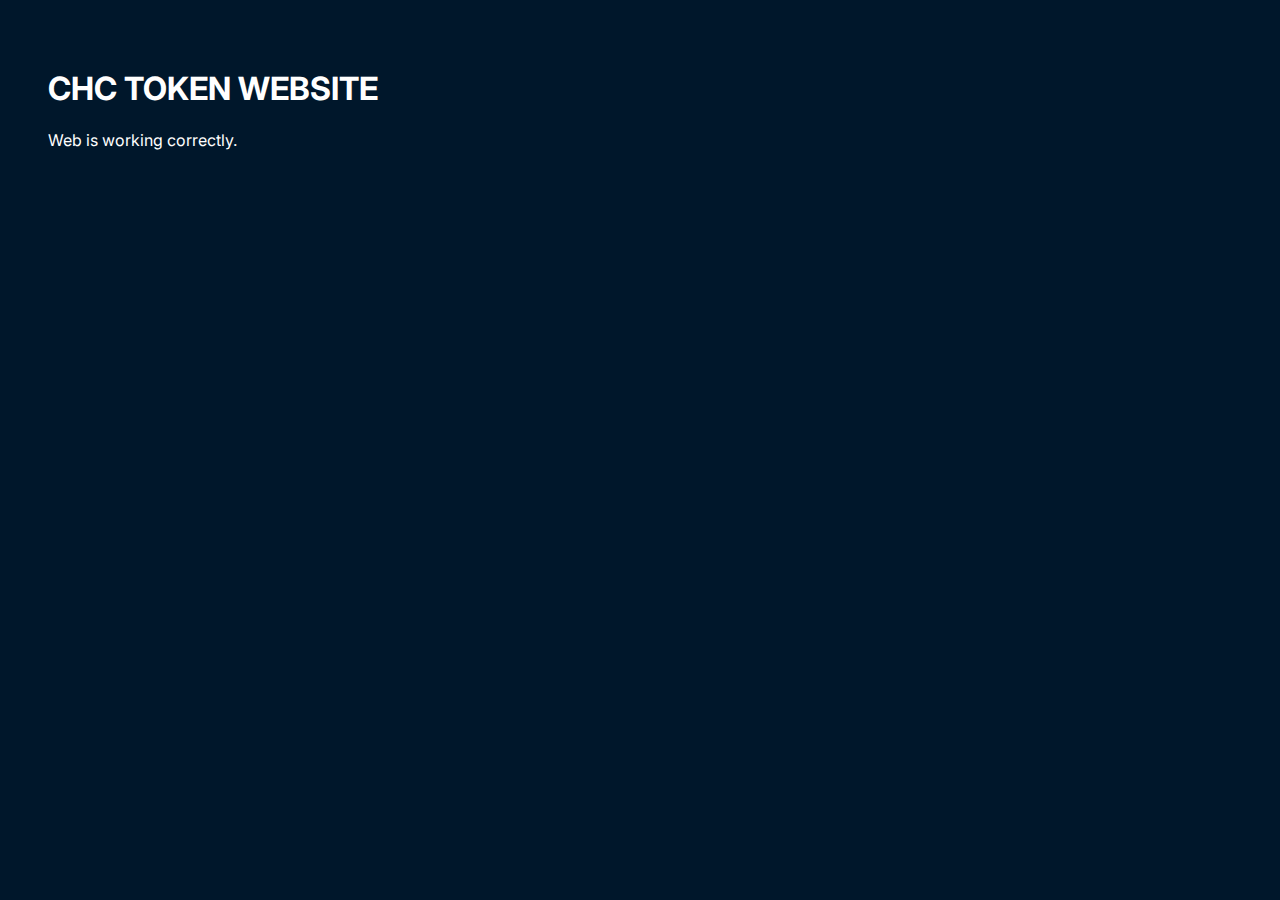
<file: index.html>
<!doctype html>
<html lang="en">
<head>
  <meta charset="utf-8" />
  <meta name="viewport" content="width=device-width, initial-scale=1" />
  <title>CHC Token — Official</title>
  <link href="https://fonts.googleapis.com/css2?family=Inter:wght@400;600;700;800&display=swap" rel="stylesheet">
  <style>
    body { background:#00172b; color:white; font-family:Inter,Arial; padding:40px; }
  </style>
</head>
<body>
  <h1>CHC TOKEN WEBSITE</h1>
  <p>Web is working correctly.</p>
</body>
</html>
</file>
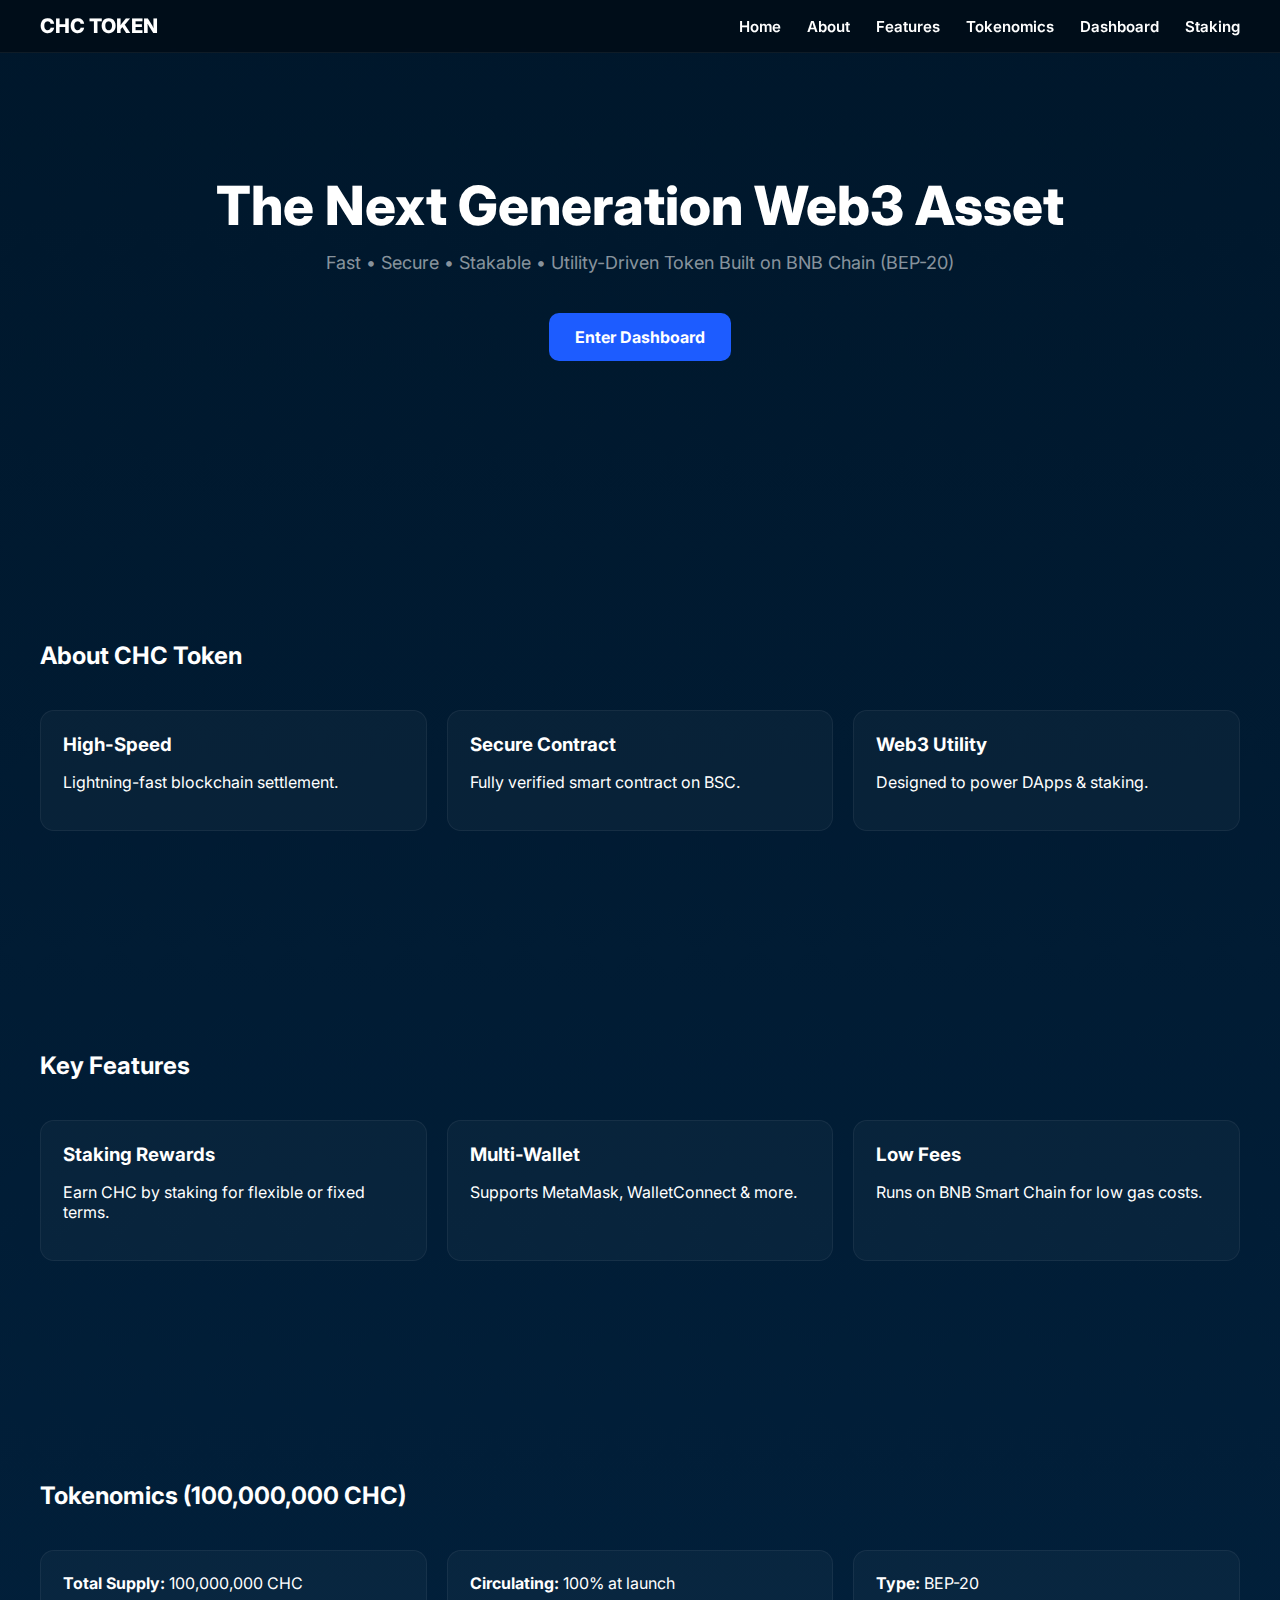
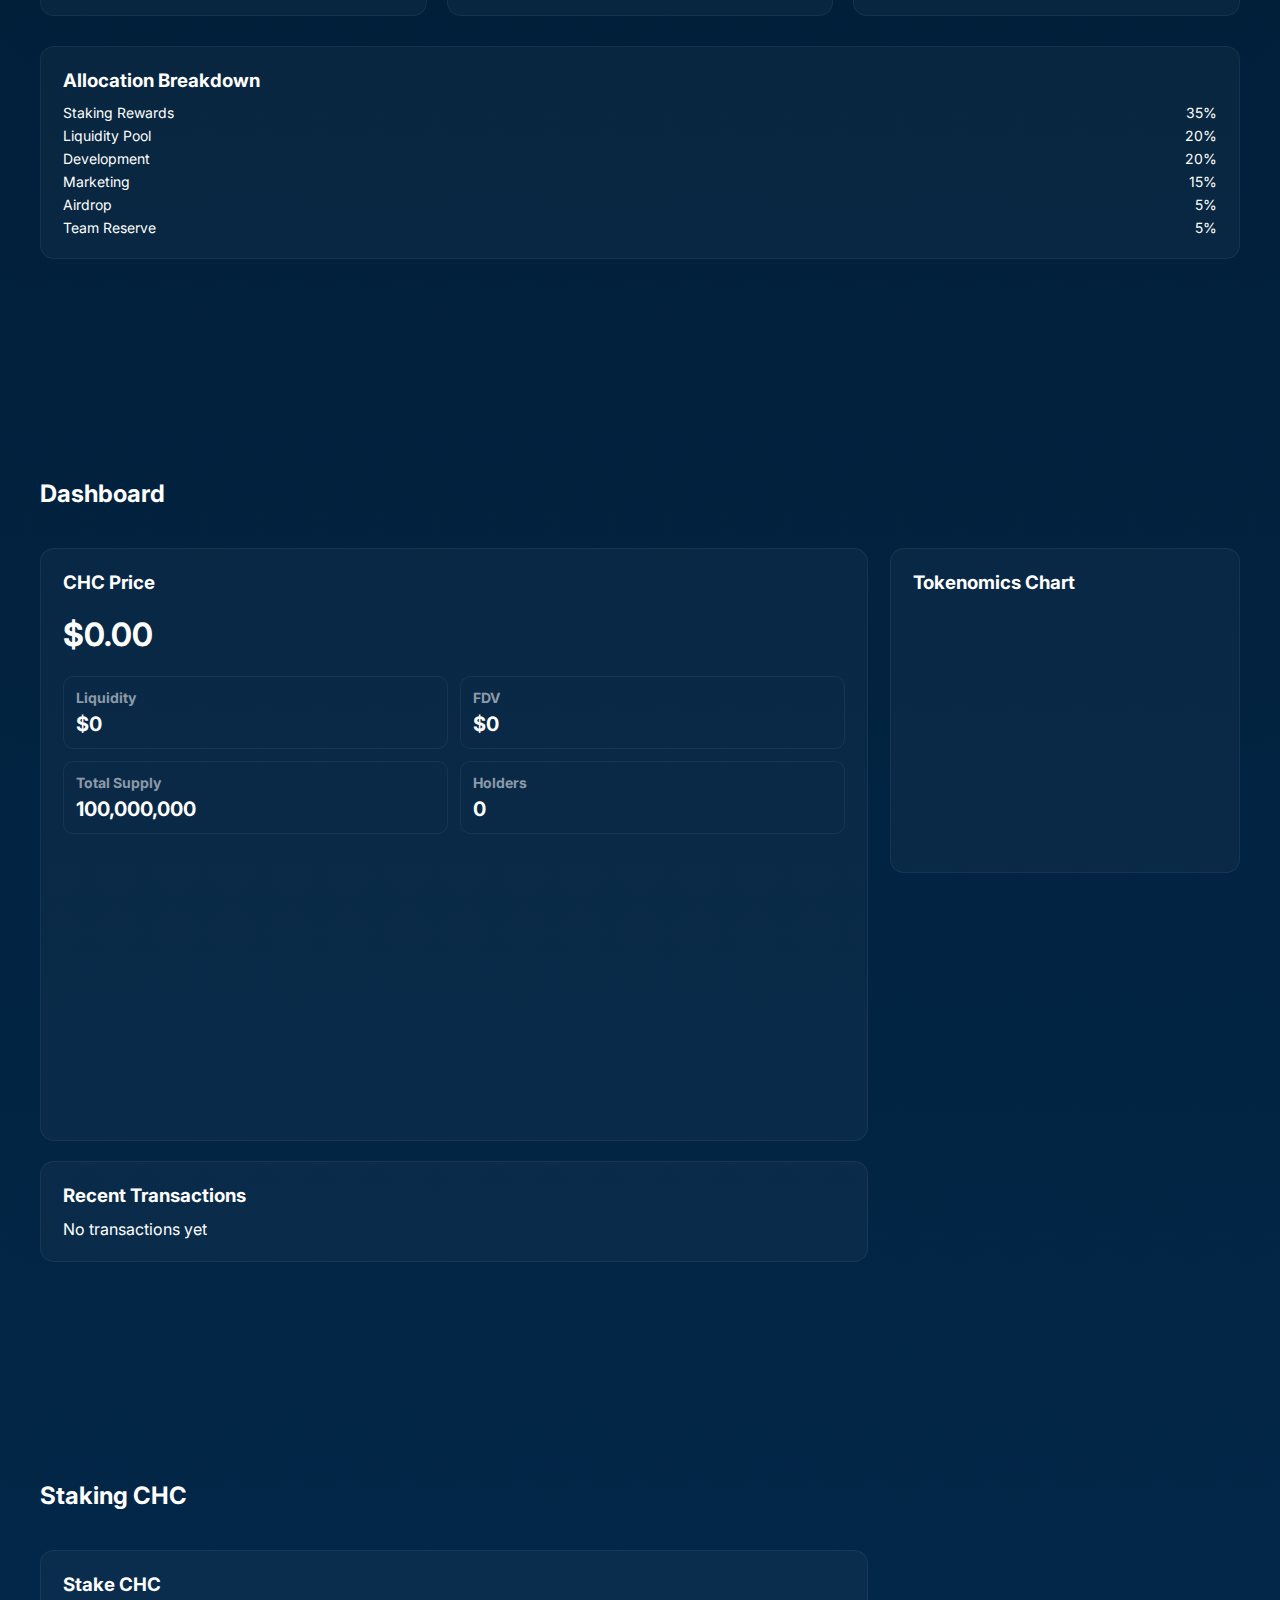
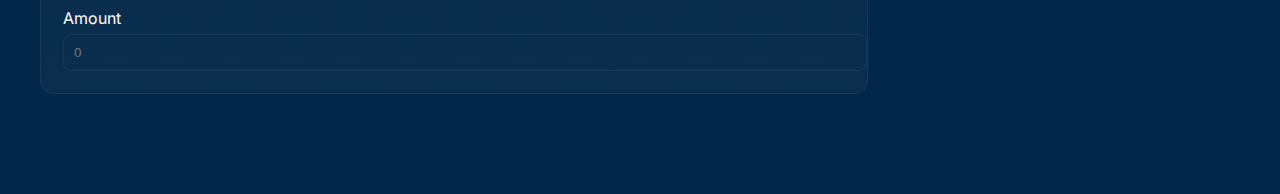
<file: chc_dashboard_index.html>
<!doctype html>
<html lang="en">
<head>
  <meta charset="utf-8" />
  <meta name="viewport" content="width=device-width, initial-scale=1" />
  <title>CHC Token — Official Website</title>
  <link href="https://fonts.googleapis.com/css2?family=Inter:wght@400;600;700;800&display=swap" rel="stylesheet">
  <style>
    :root{
      --bg-1:#00172b; --bg-2:#03284a; --card:rgba(255,255,255,0.03);
      --glass:rgba(255,255,255,0.06); --muted:rgba(255,255,255,0.55);
      --accent:#1D5CFF; --accent2:#4DB8FF;
      font-family:'Inter',sans-serif;
    }
    body{margin:0;background:linear-gradient(var(--bg-1),var(--bg-2));color:white;padding:0}
    a{text-decoration:none;color:inherit}

    /* NAVBAR */
    nav{position:sticky;top:0;z-index:50;background:rgba(0,0,0,0.4);backdrop-filter:blur(8px);
        padding:14px 40px;display:flex;justify-content:space-between;align-items:center;border-bottom:1px solid var(--glass)}
    nav .menu{display:flex;gap:26px;font-weight:600;font-size:15px}
    nav .menu a:hover{color:var(--accent2)}

    /* SECTIONS */
    section{padding:100px 40px}
    .container{max-width:1200px;margin:0 auto}

    /* HERO */
    .hero{text-align:center;padding-top:120px;padding-bottom:160px}
    .hero h1{font-size:54px;font-weight:800;margin:0}
    .hero p{font-size:18px;color:var(--muted);margin-top:14px}
    .btn-primary{background:var(--accent);padding:14px 26px;border-radius:10px;font-weight:700;font-size:16px;display:inline-block;margin-top:22px}

    /* CARDS */
    .grid-3{display:grid;grid-template-columns:repeat(auto-fit,minmax(280px,1fr));gap:20px;margin-top:40px}
    .card{background:var(--card);padding:22px;border-radius:14px;border:1px solid var(--glass)}
    h3{margin:0 0 12px 0}

    /* DASHBOARD FROM PREVIOUS VERSION */
    .dash-grid{display:grid;grid-template-columns:1fr 350px;gap:22px;margin-top:40px}
    .metric-row{display:flex;gap:12px}
    .metric{flex:1;padding:12px;border-radius:10px;border:1px solid var(--glass)}
    .metric h4{margin:0;font-size:14px;color:var(--muted)}
    .metric .val{margin-top:6px;font-size:20px;font-weight:700;color:white}

    /* TOKENOMICS */
    .alloc-row{display:flex;justify-content:space-between;margin-top:6px;font-size:14px}
    .dot{width:12px;height:12px;border-radius:50%}

    /* STAKING */
    input,select{width:100%;padding:10px;border-radius:8px;background:transparent;border:1px solid var(--glass);color:white;margin-top:6px}
    button{background:var(--accent);padding:12px 16px;border:none;border-radius:10px;font-weight:700;color:white;cursor:pointer}

  </style>
</head>
<body>

<!-- NAVBAR -->
<nav>
  <div style="font-weight:800;font-size:20px">CHC TOKEN</div>
  <div class="menu">
    <a href="#hero">Home</a>
    <a href="#about">About</a>
    <a href="#features">Features</a>
    <a href="#tokenomics">Tokenomics</a>
    <a href="#dashboard">Dashboard</a>
    <a href="#staking">Staking</a>
  </div>
</nav>

<!-- HERO -->
<section id="hero" class="hero">
  <h1>The Next Generation Web3 Asset</h1>
  <p>Fast • Secure • Stakable • Utility-Driven Token Built on BNB Chain (BEP-20)</p>
  <a class="btn-primary" href="#dashboard">Enter Dashboard</a>
</section>

<!-- ABOUT -->
<section id="about">
  <div class="container">
    <h2>About CHC Token</h2>
    <div class="grid-3">
      <div class="card"><h3>High-Speed</h3><p>Lightning-fast blockchain settlement.</p></div>
      <div class="card"><h3>Secure Contract</h3><p>Fully verified smart contract on BSC.</p></div>
      <div class="card"><h3>Web3 Utility</h3><p>Designed to power DApps & staking.</p></div>
    </div>
  </div>
</section>

<!-- FEATURES -->
<section id="features">
  <div class="container">
    <h2>Key Features</h2>
    <div class="grid-3">
      <div class="card"><h3>Staking Rewards</h3><p>Earn CHC by staking for flexible or fixed terms.</p></div>
      <div class="card"><h3>Multi-Wallet</h3><p>Supports MetaMask, WalletConnect & more.</p></div>
      <div class="card"><h3>Low Fees</h3><p>Runs on BNB Smart Chain for low gas costs.</p></div>
    </div>
  </div>
</section>

<!-- TOKENOMICS -->
<section id="tokenomics">
  <div class="container">
    <h2>Tokenomics (100,000,000 CHC)</h2>

    <div class="grid-3">
      <div class="card"><strong>Total Supply:</strong> 100,000,000 CHC</div>
      <div class="card"><strong>Circulating:</strong> 100% at launch</div>
      <div class="card"><strong>Type:</strong> BEP-20</div>
    </div>

    <div class="card" style="margin-top:30px">
      <h3>Allocation Breakdown</h3>
      <div class="alloc-row"><span><span class="dot" style="background:#1D5CFF"></span> Staking Rewards</span> 35%</div>
      <div class="alloc-row"><span><span class="dot" style="background:#4DB8FF"></span> Liquidity Pool</span> 20%</div>
      <div class="alloc-row"><span><span class="dot" style="background:#6A5CFF"></span> Development</span> 20%</div>
      <div class="alloc-row"><span><span class="dot" style="background:#FF8A65"></span> Marketing</span> 15%</div>
      <div class="alloc-row"><span><span class="dot" style="background:#FFD54F"></span> Airdrop</span> 5%</div>
      <div class="alloc-row"><span><span class="dot" style="background:#9CCC65"></span> Team Reserve</span> 5%</div>
    </div>
  </div>
</section>

<!-- DASHBOARD -->
<section id="dashboard">
  <div class="container">
    <h2>Dashboard</h2>

    <div class="dash-grid">

      <!-- LEFT -->
      <div>
        <div class="card">
          <h3>CHC Price</h3>
          <h1>$0.00</h1>
          <div class="metric-row" style="margin-top:20px">
            <div class="metric"><h4>Liquidity</h4><div class="val">$0</div></div>
            <div class="metric"><h4>FDV</h4><div class="val">$0</div></div>
          </div>
          <div class="metric-row" style="margin-top:12px">
            <div class="metric"><h4>Total Supply</h4><div class="val">100,000,000</div></div>
            <div class="metric"><h4>Holders</h4><div class="val">0</div></div>
          </div>

          <canvas id="priceChart" style="margin-top:20px;height:260px"></canvas>
        </div>

        <div class="card" style="margin-top:20px">
          <h3>Recent Transactions</h3>
          <div class="muted">No transactions yet</div>
        </div>
      </div>

      <!-- RIGHT -->
      <div>
        <div class="card">
          <h3>Tokenomics Chart</h3>
          <canvas id="donut" style="height:240px"></canvas>
        </div>
      </div>
    </div>
  </div>
</section>

<!-- STAKING -->
<section id="staking">
  <div class="container">
    <h2>Staking CHC</h2>

    <div class="dash-grid">
      <div>
        <div class="card">
          <h3>Stake CHC</h3>
          <label>Amount</label>
          <input type="number" placeholder="0">
</file>
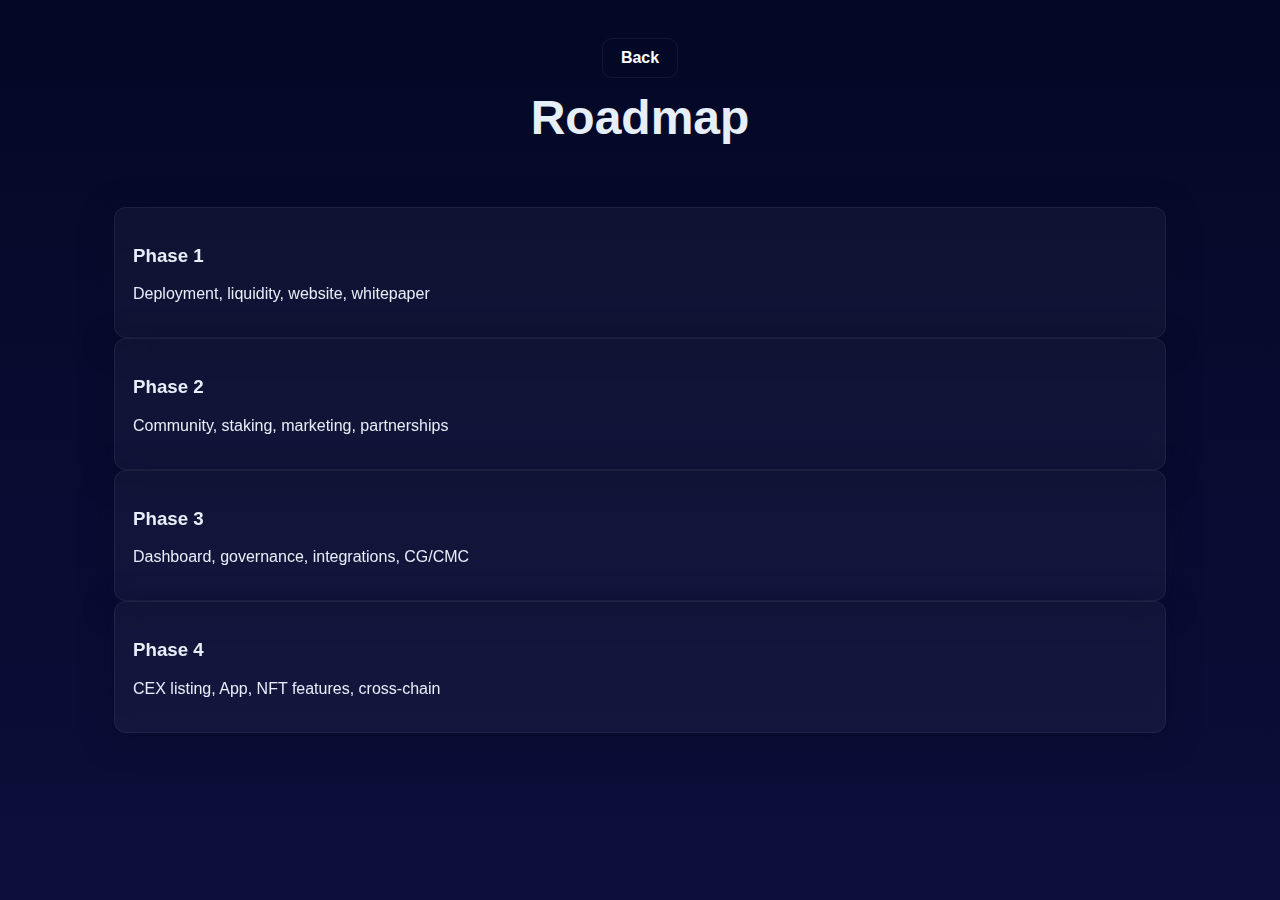
<file: roadmap.html>
<!DOCTYPE html><html lang="en"><head><meta charset="utf-8"/><meta name="viewport" content="width=device-width,initial-scale=1"/><title>Roadmap</title><link rel="stylesheet" href="styles.css" /></head><body><header class="hero-small"><a href="index.html" class="btn outline">Back</a><h1>Roadmap</h1></header><main class="content"><section class="card"><h3>Phase 1</h3><p>Deployment, liquidity, website, whitepaper</p></section><section class="card"><h3>Phase 2</h3><p>Community, staking, marketing, partnerships</p></section><section class="card"><h3>Phase 3</h3><p>Dashboard, governance, integrations, CG/CMC</p></section><section class="card"><h3>Phase 4</h3><p>CEX listing, App, NFT features, cross-chain</p></section></main></body></html>
</file>
<file: styles.css>
:root{
  --bg1:#040826;
  --bg2:#0b0f3a;
  --accent1:#7c3aed;
  --accent2:#3b82f6;
  --glass: rgba(255,255,255,0.04);
}
*{box-sizing:border-box}
body{margin:0;font-family:Inter,Arial,Helvetica,sans-serif;background:linear-gradient(180deg,var(--bg1),var(--bg2));color:#e6eef8;min-height:100vh;}

/* header */
.site-hero{padding:72px 20px 40px;text-align:center;}
.logo{width:120px;display:block;margin:0 auto 12px;filter:drop-shadow(0 6px 20px rgba(124,58,237,0.35));}
h1{font-size:48px;margin:6px 0;}
.subtitle{opacity:0.85;margin-bottom:18px}

/* buttons */
.btn{display:inline-block;padding:10px 18px;border-radius:10px;text-decoration:none;color:#fff;font-weight:600;margin:6px;}
.btn.primary{background:linear-gradient(90deg,var(--accent2),var(--accent1));box-shadow:0 6px 24px rgba(124,58,237,0.18);}
.btn.outline{background:transparent;border:1px solid rgba(255,255,255,0.06);}

/* grids */
.content{max-width:1100px;margin:0 auto;padding:24px;}
.grid{display:grid;gap:18px;}
.cards-4{grid-template-columns:repeat(4,1fr);}
.cards-3{grid-template-columns:repeat(3,1fr);}
.card{background:var(--glass);border:1px solid rgba(255,255,255,0.06);padding:18px;border-radius:12px;backdrop-filter:blur(6px);box-shadow:0 6px 30px rgba(10,10,40,0.6);}

/* dashboard */
.hero-small{padding:32px 20px;text-align:center;}
.logo.small{width:80px;margin-bottom:8px;}
.dashboard{max-width:1100px;margin:20px auto;padding:20px;}
.stats-grid{display:grid;grid-template-columns:repeat(4,1fr);gap:16px;margin-bottom:18px;}
.stat{padding:18px;border-radius:10px;text-align:left;font-size:14px;}
.charts{display:flex;gap:18px;}
.chart-card{flex:1;padding:18px;}
.tokenomics-side{width:300px;}

/* recent etc */
.input{width:100%;padding:12px;border-radius:8px;border:1px solid rgba(255,255,255,0.06);background:transparent;color:inherit;margin-top:8px;}

/* hologram */
.holo-wrap{display:flex;justify-content:center;padding:36px 0;}
.hologram{width:260px;filter:drop-shadow(0 20px 60px rgba(59,130,246,0.18));animation:holo 2s ease-in-out infinite;}
@keyframes holo{0%{transform:translateY(0) scale(0.98);opacity:0.85}50%{transform:translateY(-6px) scale(1);opacity:1}100%{transform:translateY(0) scale(0.98);opacity:0.85}}

/* responsive */
@media (max-width:900px){
  .cards-4{grid-template-columns:repeat(2,1fr);}
  .charts{flex-direction:column;}
  .tokenomics-side{width:100%;}
  .stats-grid{grid-template-columns:repeat(2,1fr);}
}
</file>
